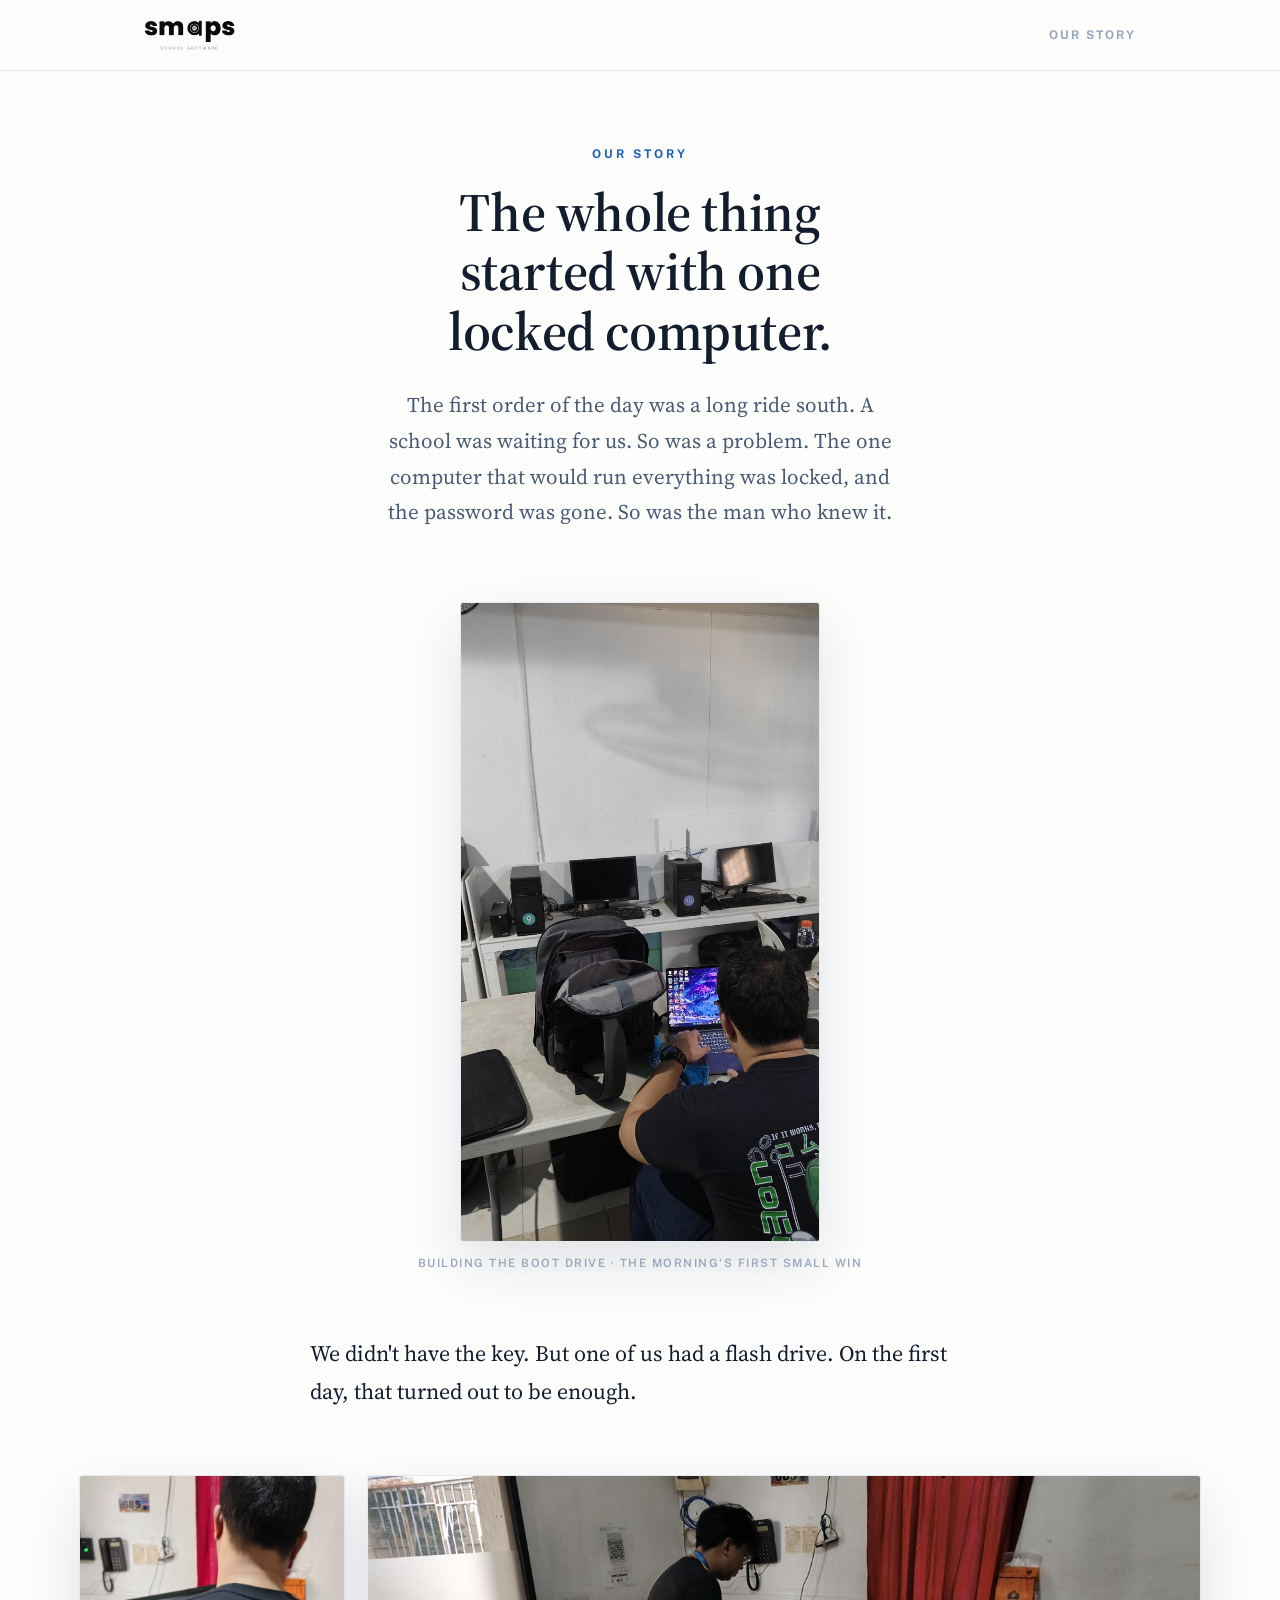
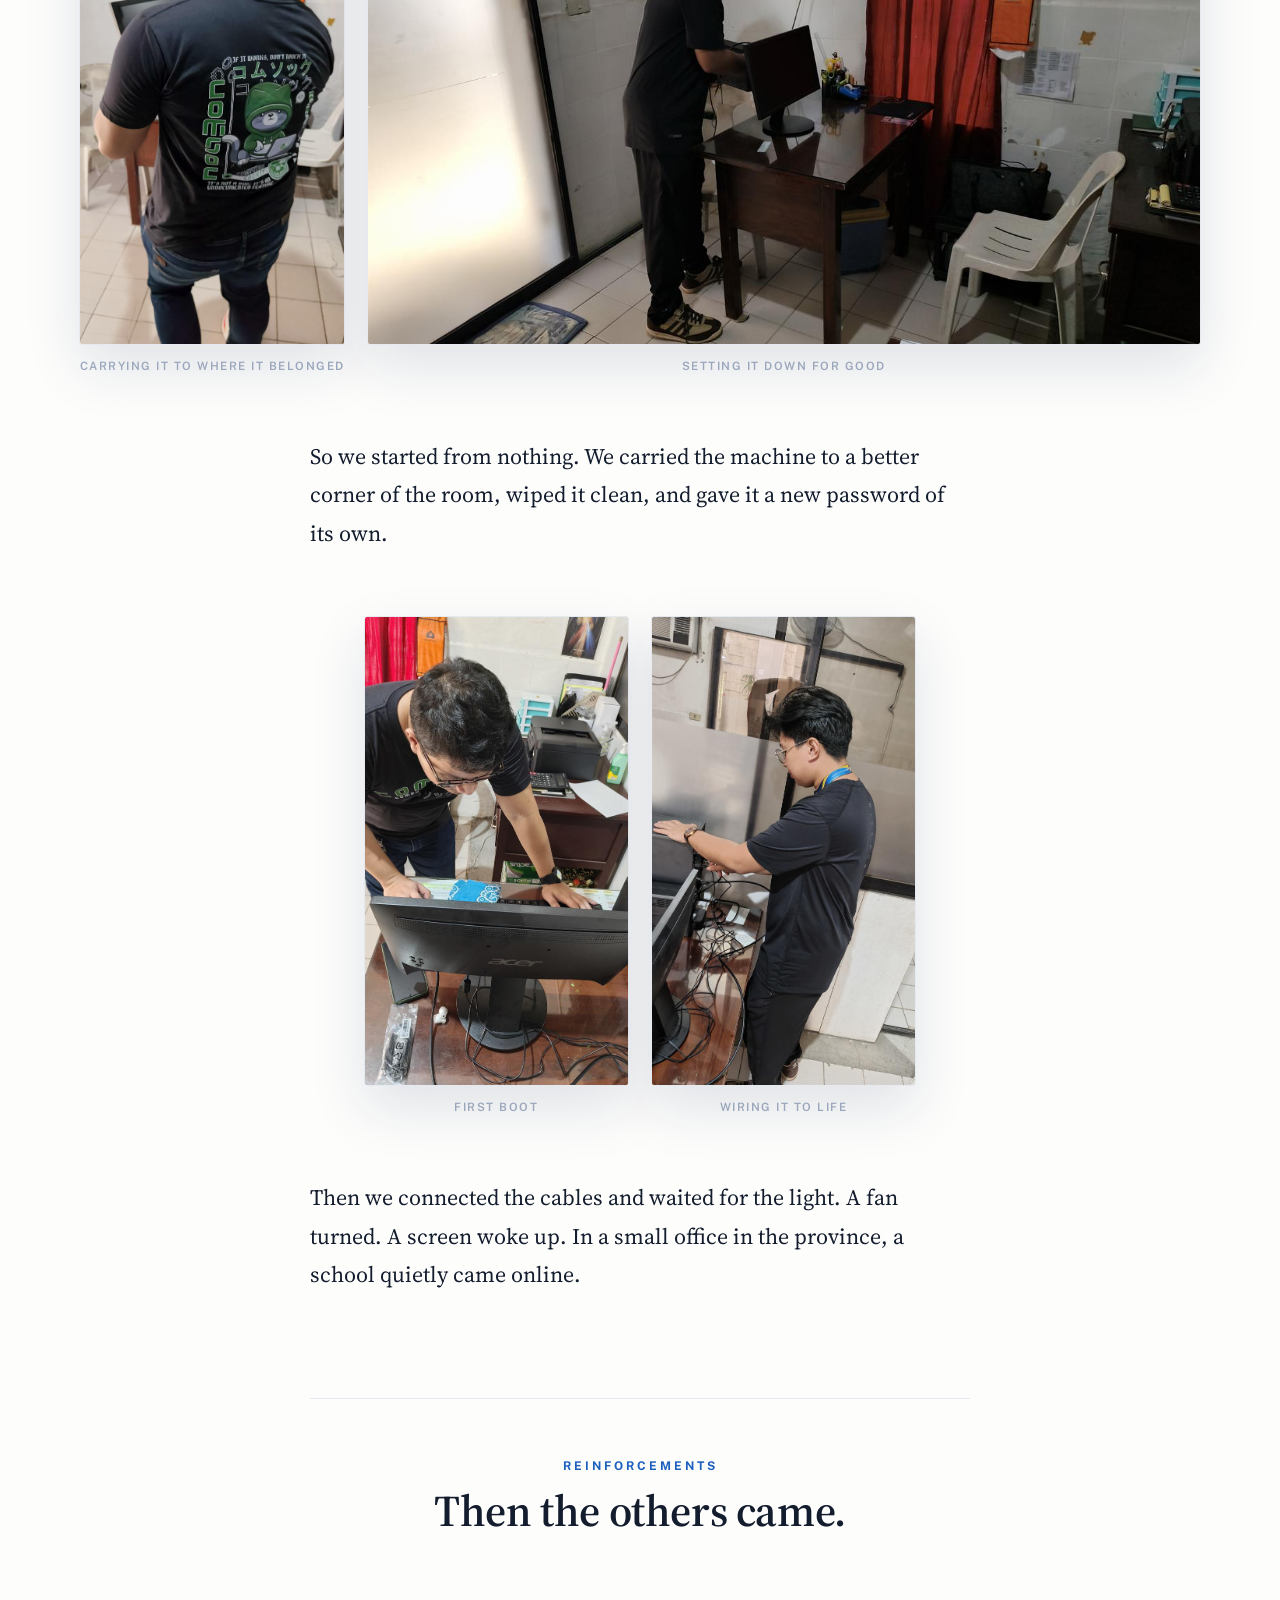
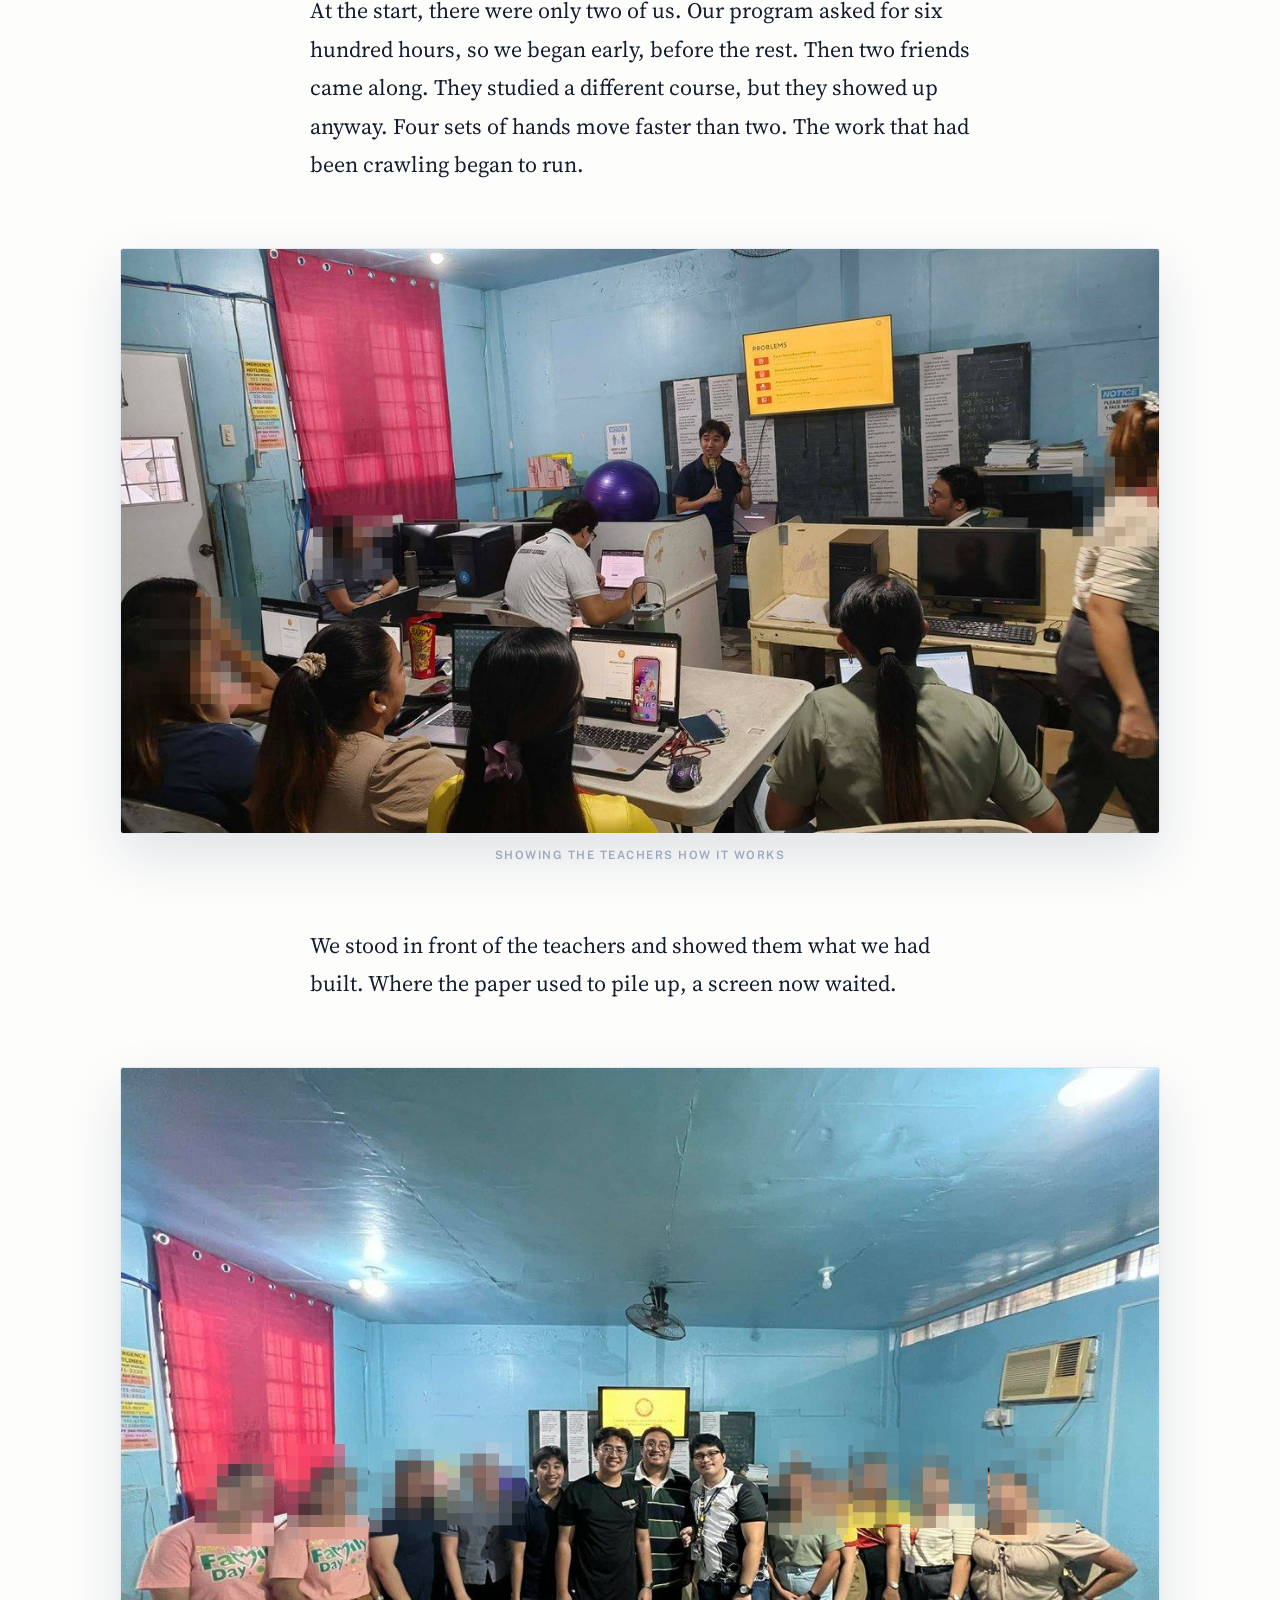
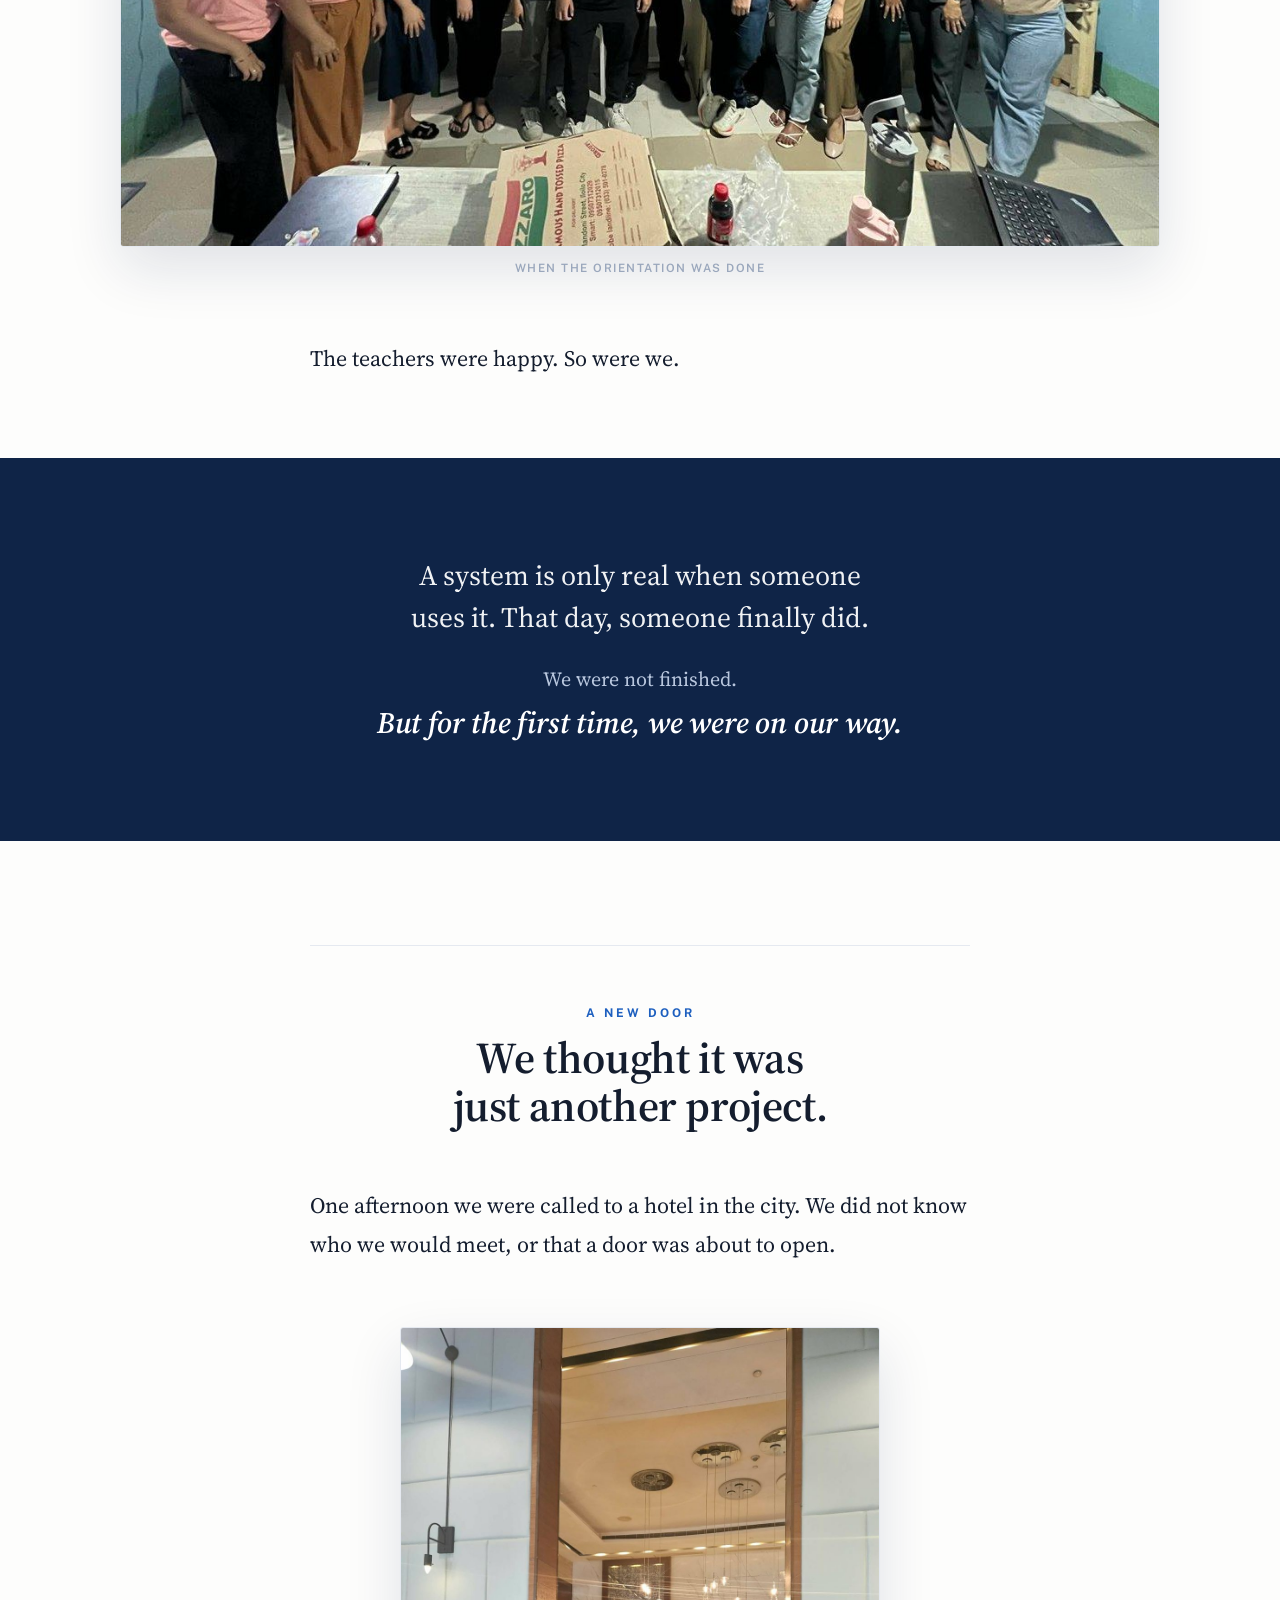
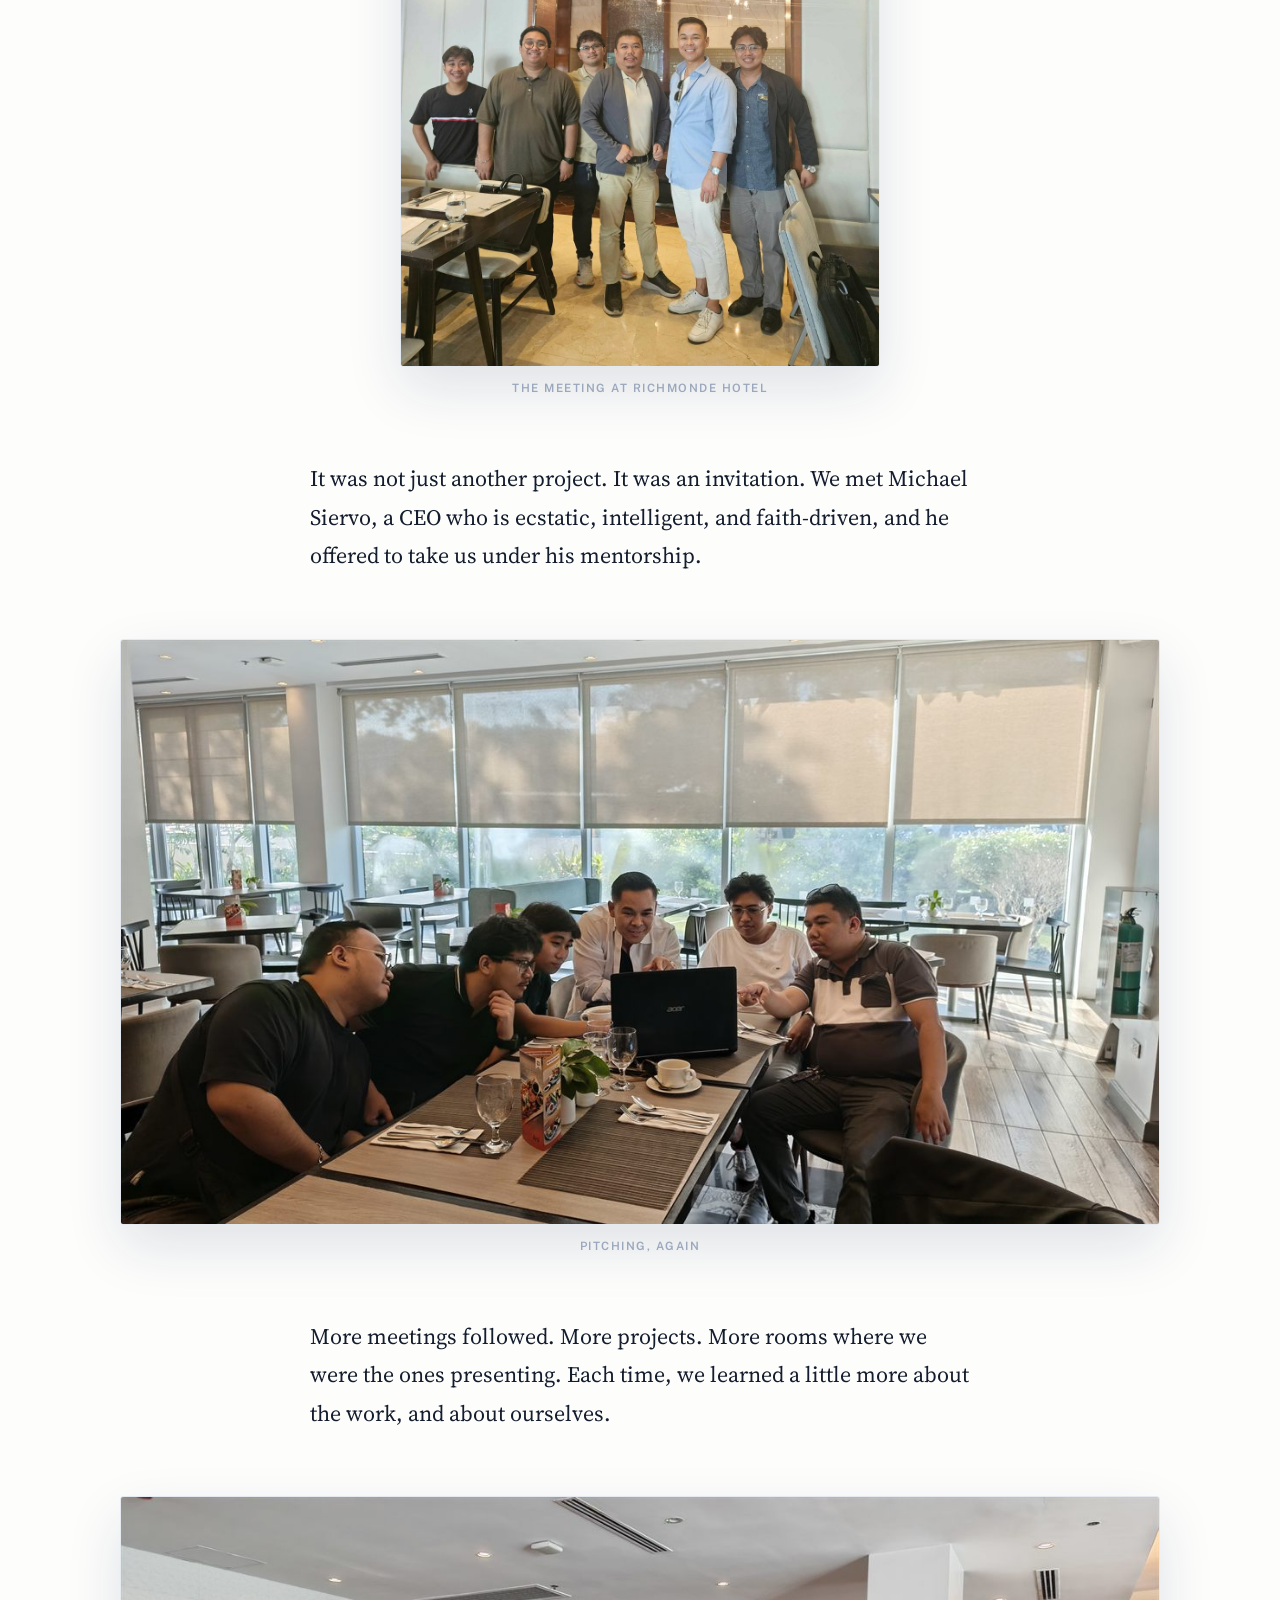
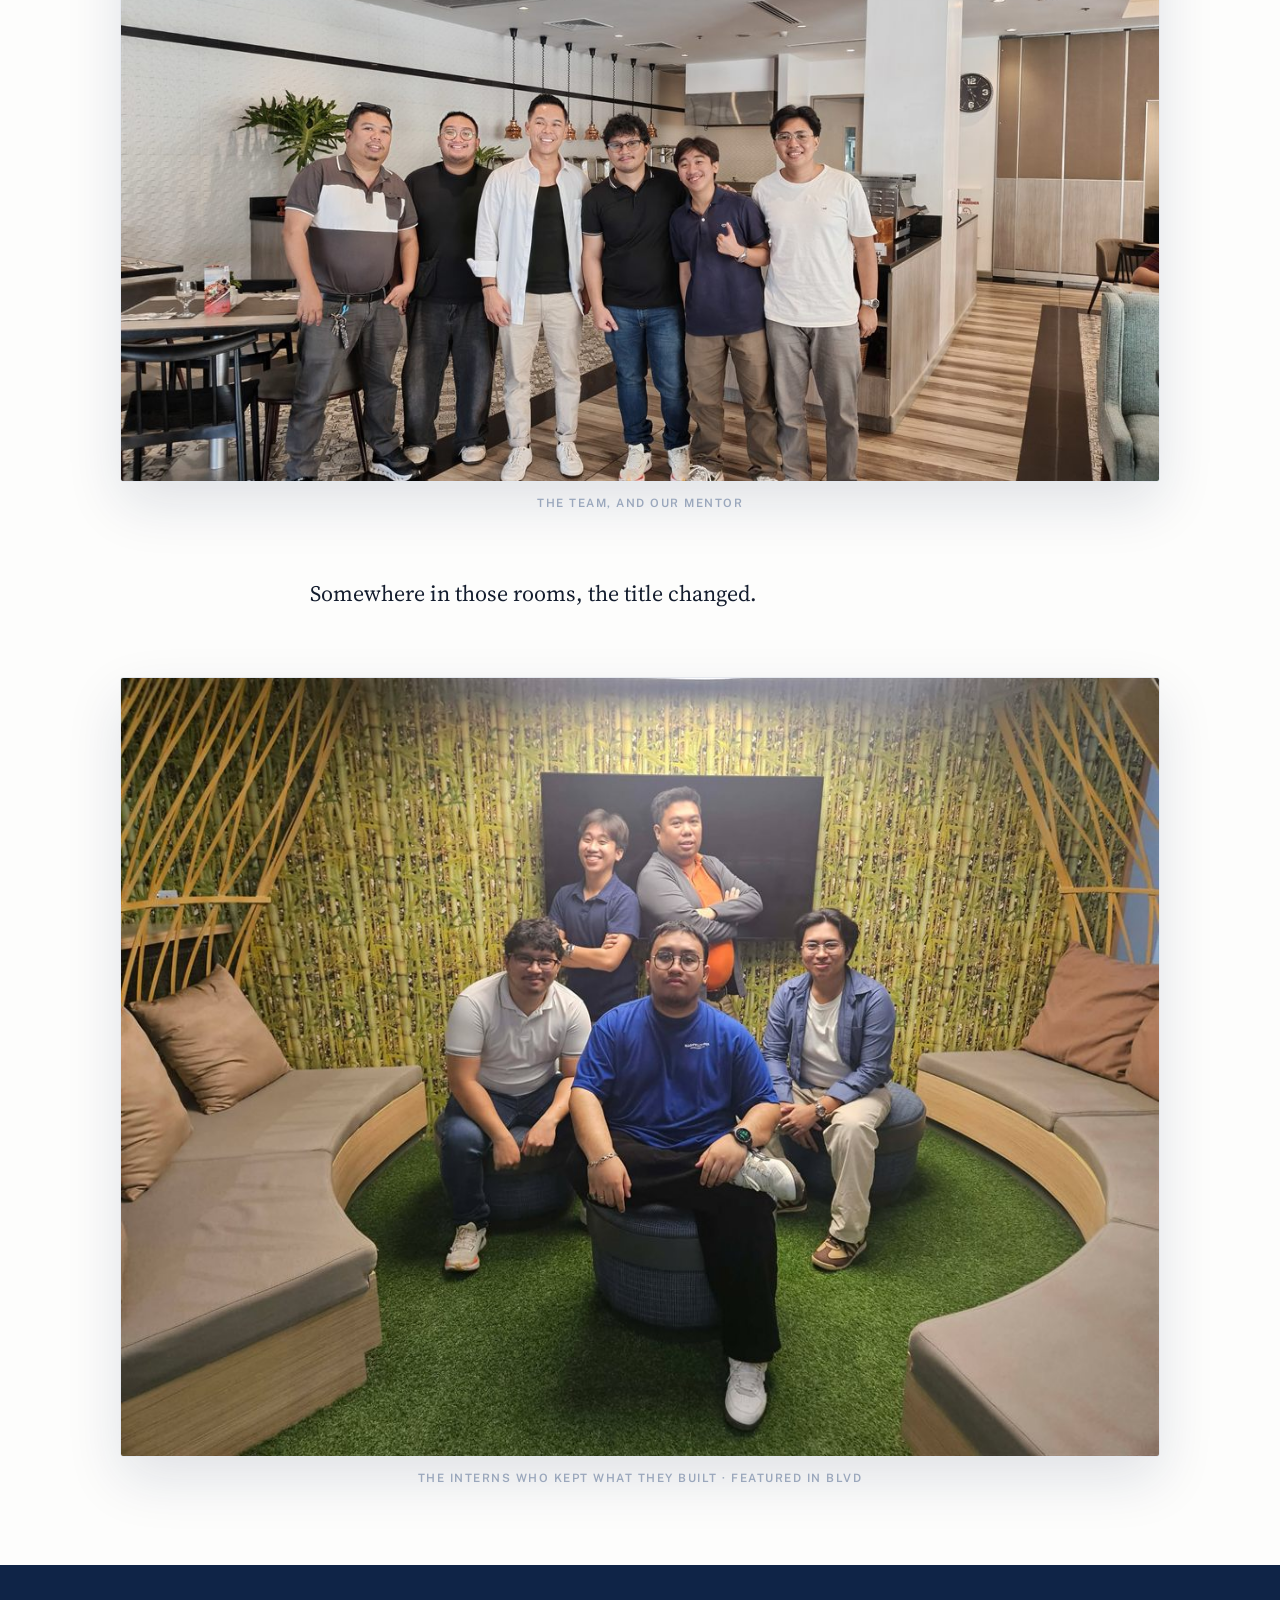
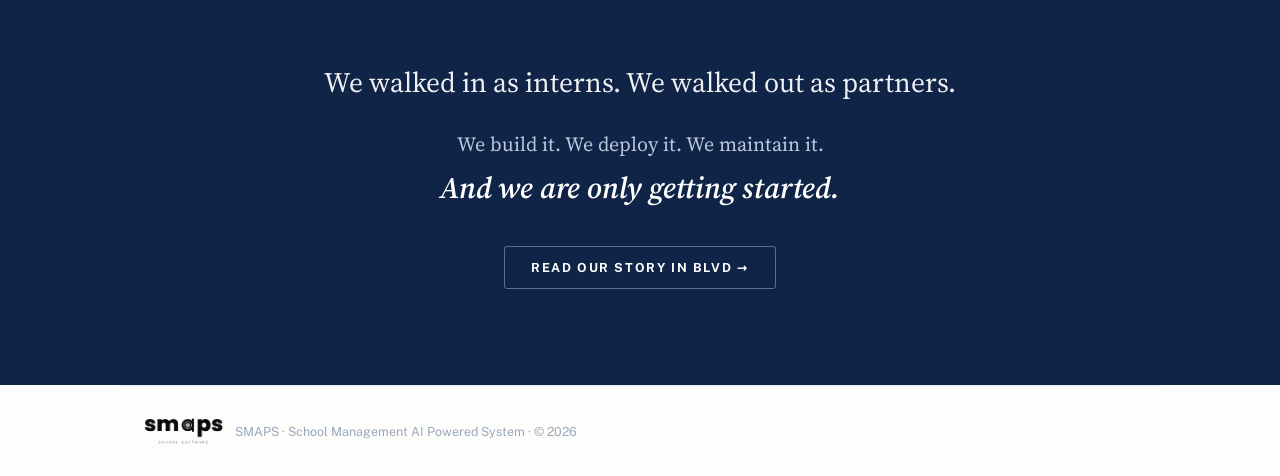
<file: story/index.html>
<!DOCTYPE html>
<html lang="en">
<head>
  <meta charset="utf-8">
  <meta name="viewport" content="width=device-width, initial-scale=1">
  <meta name="color-scheme" content="light">
  <title>SMAPS — Our Story</title>
  <meta name="description" content="How SMAPS started: one locked computer, a borrowed flash drive, and a little help that turned a parish school's paperwork into a system.">
  <link rel="icon" href="data:image/svg+xml,%3Csvg%20xmlns='http://www.w3.org/2000/svg'%20viewBox='0%200%2032%2032'%3E%3Crect%20width='32'%20height='32'%20rx='7'%20fill='%230F2447'/%3E%3Ctext%20x='16'%20y='23'%20text-anchor='middle'%20font-family='Georgia,serif'%20font-size='19'%20font-weight='700'%20fill='white'%3ES%3C/text%3E%3C/svg%3E">
  <link rel="preconnect" href="https://fonts.googleapis.com">
  <link rel="preconnect" href="https://fonts.gstatic.com" crossorigin>
  <link href="https://fonts.googleapis.com/css2?family=Source+Serif+4:ital,opsz,wght@0,8..60,400;0,8..60,600;0,8..60,700;1,8..60,400;1,8..60,600&family=Public+Sans:wght@400;600;700&display=swap" rel="stylesheet">
  <style>
    :root {
      color-scheme: light;
      --navy:#0F2447; --action:#1D5FBF; --action-hover:#164A96; --tint:#E8F0FC;
      --bg:#FDFDFC; --ink:#141D2E; --gray-1:#4A5A75; --gray-2:#5B6B85; --gray-3:#9AA7BC;
      --border:#E5E9F0; --trust-label:#B9C7DE;
      --serif:'Source Serif 4', Georgia, serif;
      --sans:'Public Sans', system-ui, -apple-system, sans-serif;
      --col:660px; --wide:1040px; --pad:24px;
    }
    * { box-sizing:border-box; }
    body { margin:0; background:var(--bg); color:var(--ink); font-family:var(--sans); -webkit-font-smoothing:antialiased; }

    .eyebrow { font-family:var(--sans); font-size:12px; font-weight:700; letter-spacing:3px; text-transform:uppercase; color:var(--action); }

    /* header */
    .site { border-bottom:1px solid var(--border); }
    .site-inner { max-width:var(--wide); margin:0 auto; padding:20px var(--pad); display:flex; align-items:center; gap:12px; }
    .brand { display:flex; align-items:center; }
    .brand-logo { height:30px; width:auto; display:block; }
    .site-label { margin-left:auto; font-size:12px; font-weight:700; letter-spacing:2px; text-transform:uppercase; color:var(--gray-3); }

    /* article shell */
    .story { padding:0 var(--pad); }
    .col { max-width:var(--col); margin-left:auto; margin-right:auto; }

    /* lede */
    .lede { padding:76px 0 8px; text-align:center; }
    .lede .eyebrow { margin-bottom:22px; }
    .lede h1 { font-family:var(--serif); font-weight:600; font-size:clamp(34px, 5.4vw, 54px); line-height:1.1; letter-spacing:-0.4px; margin:0 auto 26px; max-width:16ch; text-wrap:balance; }
    .intro { font-family:var(--serif); font-size:21px; line-height:1.7; color:var(--gray-1); margin:0 auto; max-width:52ch; text-wrap:pretty; }

    /* narrative paragraphs */
    .beat { font-family:var(--serif); font-size:22px; line-height:1.75; color:var(--ink); margin:56px auto; text-wrap:pretty; }

    /* figures */
    figure { margin:0; }
    .story figure img { display:block; border:1px solid var(--border); border-radius:3px; box-shadow:0 22px 56px rgba(15,36,71,0.12); }
    figcaption { font-family:var(--sans); font-size:11.5px; font-weight:600; letter-spacing:1.5px; text-transform:uppercase; color:var(--gray-3); margin-top:14px; text-align:center; }
    .solo { margin:64px auto; text-align:center; }
    .solo img { max-height:640px; max-width:100%; width:auto; height:auto; margin:0 auto; }
    .pair { margin:64px auto; display:flex; gap:22px; justify-content:center; align-items:flex-start; flex-wrap:wrap; }
    .pair figure { display:flex; flex-direction:column; align-items:center; }
    .pair figure img { max-height:470px; max-width:100%; width:auto; height:auto; }
    .figure-wide { max-width:var(--wide); margin:64px auto; }
    .figure-wide img { width:100%; height:auto; }

    /* chapter break (single-page divider between the two acts) */
    .chapter-break { max-width:var(--col); margin:104px auto 0; padding-top:60px; border-top:1px solid var(--border); text-align:center; }
    .chapter-break .eyebrow { margin-bottom:14px; }
    .break-title { font-family:var(--serif); font-size:clamp(30px, 4.6vw, 44px); line-height:1.1; font-weight:600; margin:0; letter-spacing:-0.4px; text-wrap:balance; }

    /* closing band */
    .closing { background:var(--navy); margin-top:80px; padding:96px var(--pad); }
    .closing .col { text-align:center; }
    .closing-lead { font-family:var(--serif); font-size:clamp(22px, 3vw, 28px); line-height:1.5; color:rgba(255,255,255,0.94); margin:0 0 26px; text-wrap:balance; }
    .closing-tag { font-family:var(--serif); font-size:20px; line-height:1.5; color:var(--trust-label); margin:0; }
    .closing-tag em { display:block; margin-top:6px; font-style:italic; font-size:clamp(23px, 3.2vw, 30px); font-weight:600; color:#fff; letter-spacing:-0.2px; }
    .closing-link { display:inline-block; margin-top:36px; font-family:var(--sans); font-size:12.5px; font-weight:700; letter-spacing:1.6px; text-transform:uppercase; color:#fff; text-decoration:none; border:1px solid rgba(255,255,255,0.34); border-radius:3px; padding:13px 26px; transition:background .2s ease, border-color .2s ease; }
    .closing-link:hover { background:rgba(255,255,255,0.09); border-color:rgba(255,255,255,0.62); }

    /* footer */
    .site-footer { border-top:1px solid var(--border); max-width:var(--wide); margin:0 auto; padding:32px var(--pad); display:flex; align-items:center; gap:12px; }
    .site-footer .footer-logo { height:26px; width:auto; display:block; }
    .site-footer span { font-size:12.5px; color:var(--gray-3); }

    /* scroll reveal */
    .reveal { opacity:0; transform:translateY(18px); transition:opacity .7s ease, transform .7s ease; }
    .reveal.in { opacity:1; transform:none; }
    @media (prefers-reduced-motion: reduce) { .reveal { opacity:1; transform:none; transition:none; } }

    /* mobile */
    @media (max-width:680px) {
      :root { --pad:20px; }
      .lede { padding:52px 0 4px; }
      .intro { font-size:19px; }
      .beat { font-size:20px; margin:44px auto; }
      .pair { flex-direction:column; gap:28px; margin:44px auto; }
      .pair figure img { max-height:none; width:100%; }
      .solo img { max-height:none; width:100%; }
      .figure-wide { margin:44px auto; }
      .chapter-break { margin-top:72px; }
      .closing { padding:72px var(--pad); margin-top:56px; }
    }
  </style>
</head>
<body>

  <header class="site">
    <div class="site-inner">
      <a class="brand" href="/" aria-label="SMAPS home">
        <img class="brand-logo" src="/story/assets/logo.png" alt="SMAPS — School Management AI Powered System">
      </a>
      <div class="site-label">Our Story</div>
    </div>
  </header>

  <article class="story">
    <header class="lede col">
      <div class="eyebrow">Our Story</div>
      <h1>The whole thing started with one locked computer.</h1>
      <p class="intro">The first order of the day was a long ride south. A school was waiting for us. So was a problem. The one computer that would run everything was locked, and the password was gone. So was the man who knew it.</p>
    </header>

    <figure class="solo reveal">
      <img src="/story/assets/1.jpg" alt="A teammate building a Windows boot drive on a laptop, older tower PCs on the shelf behind">
      <figcaption>Building the boot drive · the morning's first small win</figcaption>
    </figure>

    <p class="beat col reveal">We didn't have the key. But one of us had a flash drive. On the first day, that turned out to be enough.</p>

    <div class="pair reveal">
      <figure>
        <img src="/story/assets/2.jpg" alt="Carrying the computer across the room to a better spot">
        <figcaption>Carrying it to where it belonged</figcaption>
      </figure>
      <figure>
        <img src="/story/assets/3.jpg" alt="Setting the monitor down on a wooden desk in the new spot">
        <figcaption>Setting it down for good</figcaption>
      </figure>
    </div>

    <p class="beat col reveal">So we started from nothing. We carried the machine to a better corner of the room, wiped it clean, and gave it a new password of its own.</p>

    <div class="pair reveal">
      <figure>
        <img src="/story/assets/4.jpg" alt="Hands on the keyboard at first boot">
        <figcaption>First boot</figcaption>
      </figure>
      <figure>
        <img src="/story/assets/5.jpg" alt="Wiring the cables into the back of the machine">
        <figcaption>Wiring it to life</figcaption>
      </figure>
    </div>

    <p class="beat col reveal">Then we connected the cables and waited for the light. A fan turned. A screen woke up. In a small office in the province, a school quietly came online.</p>

    <!-- ===== second act ===== -->
    <div class="chapter-break reveal">
      <div class="eyebrow eyebrow-accent">Reinforcements</div>
      <h2 class="break-title">Then the others came.</h2>
    </div>

    <p class="beat col reveal">At the start, there were only two of us. Our program asked for six hundred hours, so we began early, before the rest. Then two friends came along. They studied a different course, but they showed up anyway. Four sets of hands move faster than two. The work that had been crawling began to run.</p>

    <figure class="figure-wide reveal">
      <img src="/story/assets/6.jpg" alt="A teammate presenting the SMAPS system to teachers seated at laptops during an orientation">
      <figcaption>Showing the teachers how it works</figcaption>
    </figure>

    <p class="beat col reveal">We stood in front of the teachers and showed them what we had built. Where the paper used to pile up, a screen now waited.</p>

    <figure class="figure-wide reveal">
      <img src="/story/assets/7.jpg" alt="The team and the teachers together after the orientation, everyone smiling">
      <figcaption>When the orientation was done</figcaption>
    </figure>

    <p class="beat col reveal">The teachers were happy. So were we.</p>
  </article>

  <section class="closing">
    <div class="col">
      <p class="closing-lead">A system is only real when someone uses it. That day, someone finally did.</p>
      <p class="closing-tag">We were not finished.<em>But for the first time, we were on our way.</em></p>
    </div>
  </section>

  <!-- ===== third act ===== -->
  <article class="story">
    <div class="chapter-break reveal">
      <div class="eyebrow eyebrow-accent">A new door</div>
      <h2 class="break-title">We thought it was just another project.</h2>
    </div>

    <p class="beat col reveal">One afternoon we were called to a hotel in the city. We did not know who we would meet, or that a door was about to open.</p>

    <figure class="solo reveal">
      <img src="/story/assets/richmonde.jpg" alt="The team standing together with CEO Michael Siervo at Richmonde Hotel">
      <figcaption>The meeting at Richmonde Hotel</figcaption>
    </figure>

    <p class="beat col reveal">It was not just another project. It was an invitation. We met Michael Siervo, a CEO who is ecstatic, intelligent, and faith-driven, and he offered to take us under his mentorship.</p>

    <figure class="figure-wide reveal">
      <img src="/story/assets/pitch-1.jpg" alt="The team pitching around a laptop with their mentor at the table">
      <figcaption>Pitching, again</figcaption>
    </figure>

    <p class="beat col reveal">More meetings followed. More projects. More rooms where we were the ones presenting. Each time, we learned a little more about the work, and about ourselves.</p>

    <figure class="figure-wide reveal">
      <img src="/story/assets/pitch-2.jpg" alt="The team standing together with their mentor after a meeting">
      <figcaption>The team, and our mentor</figcaption>
    </figure>

    <p class="beat col reveal">Somewhere in those rooms, the title changed.</p>

    <figure class="figure-wide reveal">
      <img src="/story/assets/blvd-founders.jpg" alt="The SMAPS founders featured in a BLVD article">
      <figcaption>The interns who kept what they built · featured in BLVD</figcaption>
    </figure>
  </article>

  <section class="closing">
    <div class="col">
      <p class="closing-lead">We walked in as interns. We walked out as partners.</p>
      <p class="closing-tag">We build it. We deploy it. We maintain it.<em>And we are only getting started.</em></p>
      <a class="closing-link" href="https://blvd.ph/article/the-work-is-the-rsum-now" target="_blank" rel="noopener">Read our story in BLVD &rarr;</a>
    </div>
  </section>

  <footer class="site-footer">
    <img class="footer-logo" src="/story/assets/logo.png" alt="SMAPS — School Management AI Powered System">
    <span>SMAPS · School Management AI Powered System · © 2026</span>
  </footer>

  <script>
    (function () {
      var els = document.querySelectorAll('.reveal');
      if (!('IntersectionObserver' in window) || matchMedia('(prefers-reduced-motion: reduce)').matches) {
        els.forEach(function (el) { el.classList.add('in'); });
        return;
      }
      var io = new IntersectionObserver(function (entries) {
        entries.forEach(function (e) { if (e.isIntersecting) { e.target.classList.add('in'); io.unobserve(e.target); } });
      }, { rootMargin: '0px 0px -12% 0px', threshold: 0.08 });
      els.forEach(function (el) { io.observe(el); });
    })();
  </script>
</body>
</html>
</file>
